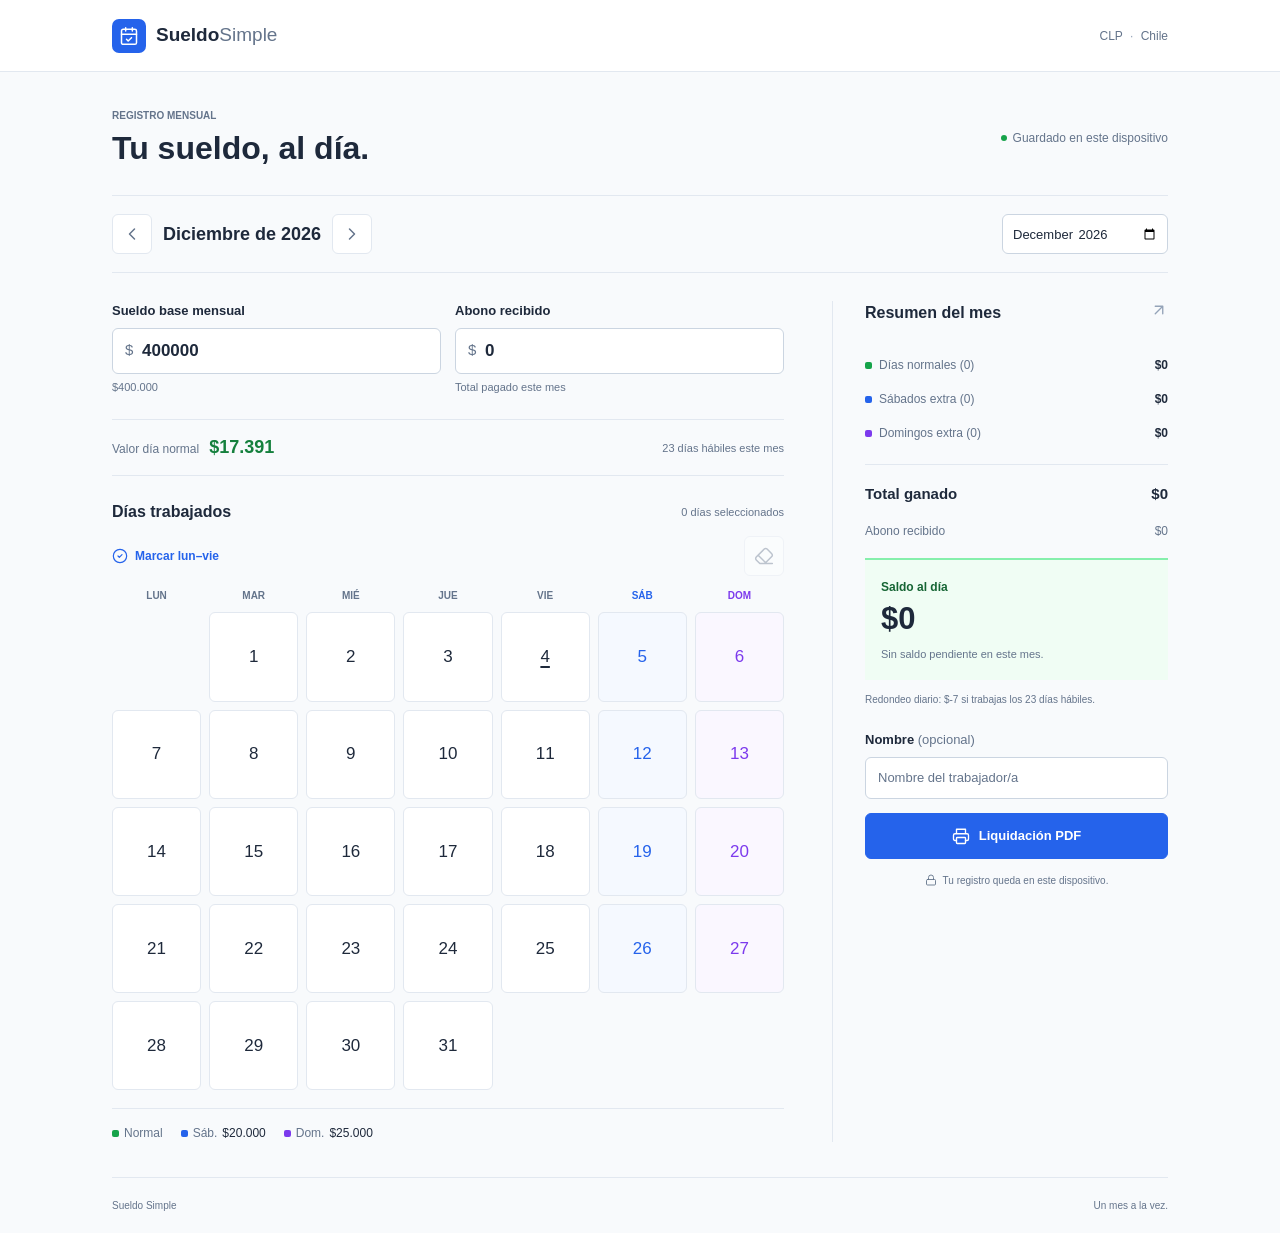
<file: index.html>
<!doctype html>
<html lang="es-CL">
<head>
  <meta charset="utf-8">
  <meta name="viewport" content="width=device-width, initial-scale=1">
  <meta name="theme-color" content="#F8FAFC">
  <meta name="description" content="Calcula tu sueldo mensual, registra días trabajados y abonos, y obtiene una liquidación para imprimir.">
  <title>Sueldo Simple</title>
  <link rel="icon" href="icon.svg" type="image/svg+xml">
  <link rel="stylesheet" href="styles.css">
  <script src="app.js" defer></script>
</head>
<body>
  <svg class="icon-definitions" xmlns="http://www.w3.org/2000/svg" aria-hidden="true">
    <defs>
      <!-- Lucide icons, distributed locally under the ISC license. -->
      <symbol id="icon-calendar" viewBox="0 0 24 24"><path d="M8 2v4m8-4v4M3 10h18"/><rect x="3" y="4" width="18" height="18" rx="2"/><path d="m9 16 2 2 4-4"/></symbol>
      <symbol id="icon-left" viewBox="0 0 24 24"><path d="m15 18-6-6 6-6"/></symbol>
      <symbol id="icon-right" viewBox="0 0 24 24"><path d="m9 18 6-6-6-6"/></symbol>
      <symbol id="icon-check" viewBox="0 0 24 24"><path d="m9 12 2 2 4-4"/><circle cx="12" cy="12" r="10"/></symbol>
      <symbol id="icon-erase" viewBox="0 0 24 24"><path d="m7 21-4.3-4.3a2.4 2.4 0 0 1 0-3.4l9.6-9.6a2.4 2.4 0 0 1 3.4 0l5.6 5.6a2.4 2.4 0 0 1 0 3.4L13 21H7Zm15 0H7M5 11l9 9"/></symbol>
      <symbol id="icon-print" viewBox="0 0 24 24"><path d="M6 9V3h12v6M6 18H4a2 2 0 0 1-2-2v-5a2 2 0 0 1 2-2h16a2 2 0 0 1 2 2v5a2 2 0 0 1-2 2h-2"/><rect x="6" y="14" width="12" height="8" rx="1"/></symbol>
      <symbol id="icon-lock" viewBox="0 0 24 24"><rect x="3" y="11" width="18" height="11" rx="2"/><path d="M7 11V7a5 5 0 0 1 10 0v4"/></symbol>
      <symbol id="icon-arrow" viewBox="0 0 24 24"><path d="M7 17 17 7M7 7h10v10"/></symbol>
    </defs>
  </svg>
  <div id="salary-app">
    <header class="app-header">
      <a class="brand" href="index.html" aria-label="Sueldo Simple, inicio">
        <span class="brand-mark"><svg class="icon" aria-hidden="true"><use href="#icon-calendar"/></svg></span>
        <span>Sueldo<span class="brand-light">Simple</span></span>
      </a>
      <span class="currency-tag">CLP <span>·</span> Chile</span>
    </header>
    <main class="workspace">
      <div class="page-heading">
        <div><p class="eyebrow">REGISTRO MENSUAL</p><h1>Tu sueldo, al día.</h1></div>
        <div class="save-indicator"><span class="status-dot" aria-hidden="true"></span><span id="storage-status" role="status">Guardado en este dispositivo</span></div>
      </div>
      <p id="storage-warning" class="notice" role="status" hidden></p>
      <section class="month-bar" aria-label="Periodo de cálculo">
        <div class="month-navigation">
          <button id="previous" class="icon-button" type="button" aria-label="Mes anterior" data-tooltip="Mes anterior"><svg class="icon" aria-hidden="true"><use href="#icon-left"/></svg></button>
          <h2 id="month-label"></h2>
          <button id="next" class="icon-button" type="button" aria-label="Mes siguiente" data-tooltip="Mes siguiente"><svg class="icon" aria-hidden="true"><use href="#icon-right"/></svg></button>
        </div>
        <div class="period-input"><label class="sr-only" for="month">Elegir mes</label><input id="month" type="month" min="1900-01" max="9999-12" required></div>
      </section>
      <div class="calculator-layout">
        <div class="calendar-column">
          <section class="amounts-section" aria-label="Montos del mes">
            <div class="field">
              <label for="base">Sueldo base mensual</label>
              <div class="money-input"><span aria-hidden="true">$</span><input id="base" type="text" inputmode="numeric" autocomplete="off" maxlength="13" aria-describedby="base-hint base-error" required></div>
              <span id="base-hint" class="field-hint">Pesos chilenos</span>
              <span id="base-error" class="field-error" hidden></span>
            </div>
            <div class="field">
              <label for="advance">Abono recibido</label>
              <div class="money-input"><span aria-hidden="true">$</span><input id="advance" type="text" inputmode="numeric" autocomplete="off" maxlength="13" aria-describedby="advance-hint advance-error" required></div>
              <span id="advance-hint" class="field-hint">Total pagado este mes</span>
              <span id="advance-error" class="field-error" hidden></span>
            </div>
          </section>
          <div class="daily-rate-band">
            <div><span class="rate-title">Valor día normal</span><strong id="daily-rate">$0</strong></div>
            <span id="weekday-count">Días hábiles este mes</span>
          </div>
          <section class="calendar-section" aria-label="Días trabajados">
            <div class="section-heading"><h2>Días trabajados</h2><span id="selected-count">0 días seleccionados</span></div>
            <div class="calendar-tools">
              <button id="select-weekdays" type="button" class="text-button"><svg class="icon" aria-hidden="true"><use href="#icon-check"/></svg>Marcar lun–vie</button>
              <button id="clear" type="button" class="icon-button" aria-label="Quitar días seleccionados" data-tooltip="Quitar selección"><svg class="icon" aria-hidden="true"><use href="#icon-erase"/></svg></button>
            </div>
            <div class="weekday-headings" aria-hidden="true"><span>LUN</span><span>MAR</span><span>MIÉ</span><span>JUE</span><span>VIE</span><span>SÁB</span><span>DOM</span></div>
            <div id="calendar" class="calendar" role="group" aria-label="Calendario de días trabajados"></div>
            <div class="calendar-legend" aria-label="Tipos de jornada">
              <span><i class="legend-dot normal" aria-hidden="true"></i>Normal</span>
              <span><i class="legend-dot saturday" aria-hidden="true"></i>Sáb. <strong>$20.000</strong></span>
              <span><i class="legend-dot sunday" aria-hidden="true"></i>Dom. <strong>$25.000</strong></span>
            </div>
          </section>
        </div>
        <aside class="summary-column" aria-label="Resumen mensual">
          <section class="summary-section">
            <div class="summary-heading"><h2>Resumen del mes</h2><svg class="icon" aria-hidden="true"><use href="#icon-arrow"/></svg></div>
            <dl class="breakdown">
              <div><dt><i class="legend-dot normal" aria-hidden="true"></i><span id="weekdays-label">Días normales (0)</span></dt><dd id="weekday-pay">$0</dd></div>
              <div><dt><i class="legend-dot saturday" aria-hidden="true"></i><span id="saturdays-label">Sábados extra (0)</span></dt><dd id="saturday-pay">$0</dd></div>
              <div><dt><i class="legend-dot sunday" aria-hidden="true"></i><span id="sundays-label">Domingos extra (0)</span></dt><dd id="sunday-pay">$0</dd></div>
              <div class="total-row"><dt>Total ganado</dt><dd id="total">$0</dd></div>
              <div class="advance-row"><dt>Abono recibido</dt><dd id="advance-total">$0</dd></div>
            </dl>
            <div id="balance-panel" class="balance-panel" data-status="settled">
              <span id="balance-label">Saldo al día</span>
              <strong id="balance">$0</strong>
              <p id="balance-caption">Sin saldo pendiente en este mes.</p>
            </div>
            <p id="rounding-note" class="rounding-note" hidden></p>
            <div class="field name-field"><label for="name">Nombre <span>(opcional)</span></label><input id="name" type="text" maxlength="120" autocomplete="name" placeholder="Nombre del trabajador/a"></div>
            <button id="print" class="primary-button" type="button"><svg class="icon" aria-hidden="true"><use href="#icon-print"/></svg>Liquidación PDF</button>
          </section>
          <p class="privacy-note"><svg class="icon" aria-hidden="true"><use href="#icon-lock"/></svg>Tu registro queda en este dispositivo.</p>
        </aside>
      </div>
      <p id="live-summary" class="sr-only" role="status" aria-live="polite" aria-atomic="true"></p>
      <footer class="app-footer"><span>Sueldo Simple</span><span>Un mes a la vez.</span></footer>
    </main>
    <div class="mobile-summary" aria-label="Saldo del mes">
      <div><span id="mobile-balance-label">Saldo al día</span><strong id="mobile-balance">$0</strong></div>
      <button id="mobile-print" type="button" class="icon-button" aria-label="Liquidación PDF" data-tooltip="Liquidación PDF"><svg class="icon" aria-hidden="true"><use href="#icon-print"/></svg></button>
    </div>
    <noscript><p class="notice">Activa JavaScript para calcular tu sueldo.</p></noscript>
  </div>
  <article id="payslip" aria-label="Liquidación de sueldo"></article>
  <p class="print-invalid-message">No se puede emitir la liquidación. Revisa los montos ingresados antes de imprimir.</p>
</body>
</html>
</file>
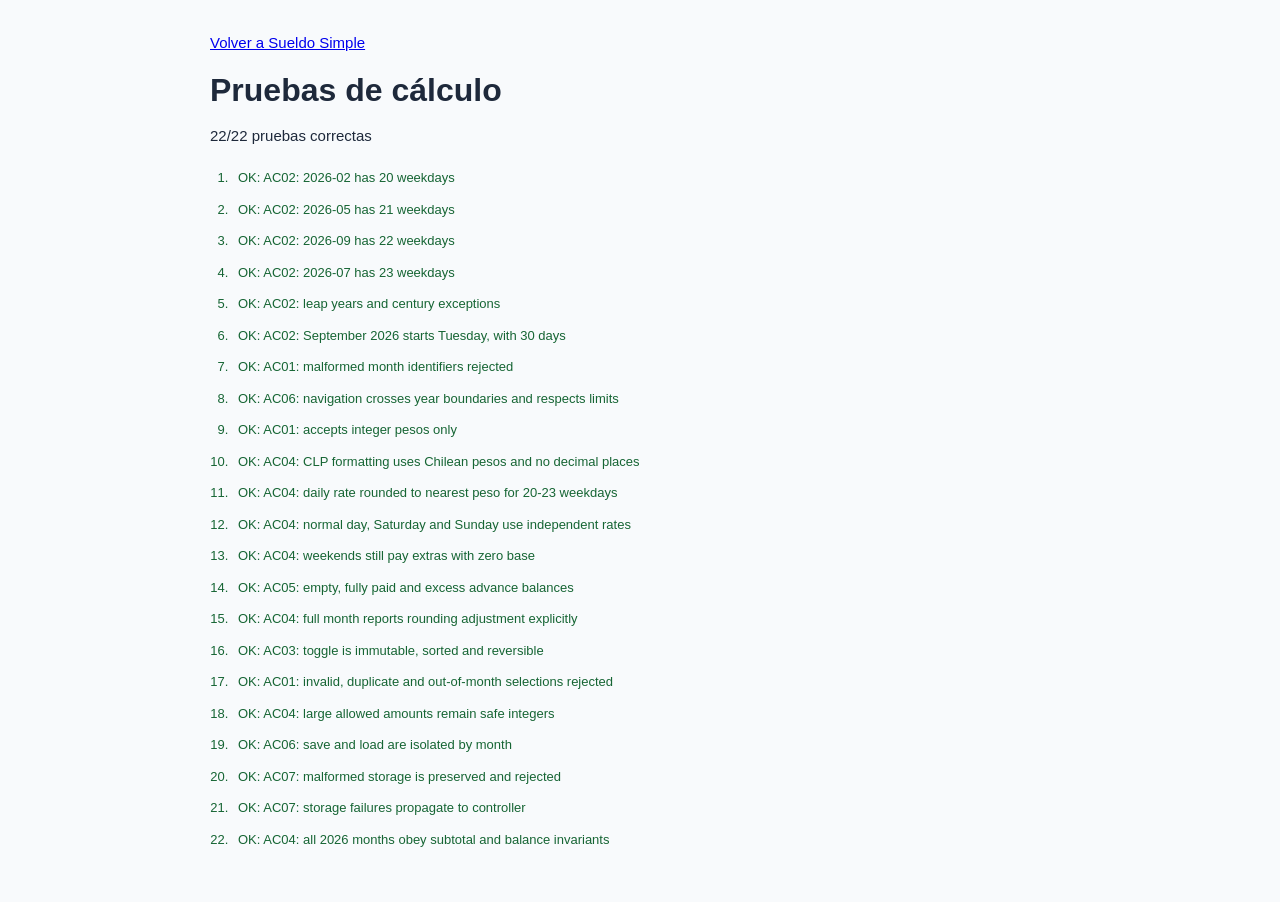
<file: tests.html>
<!doctype html>
<html lang="es-CL">
<head>
  <meta charset="utf-8">
  <meta name="viewport" content="width=device-width, initial-scale=1">
  <title>Pruebas · Sueldo Simple</title>
  <link rel="stylesheet" href="styles.css">
  <script src="app.js" defer></script>
  <script src="tests.js" defer></script>
</head>
<body>
  <main class="test-page">
    <a href="index.html">Volver a Sueldo Simple</a>
    <h1>Pruebas de cálculo</h1>
    <p id="test-summary" role="status">Ejecutando pruebas…</p>
    <ol id="test-results"></ol>
  </main>
</body>
</html>
</file>
<file: styles.css>
:root {
  color-scheme: light;
  --background: #f8fafc;
  --text: #1e293b;
  --muted: #64748b;
  --border: #cbd5e1;
  --blue: #2563eb;
  --green: #16a34a;
  --purple: #7c3aed;
  --red: #dc2626;
  font-family: -apple-system, BlinkMacSystemFont, "Segoe UI", sans-serif;
  font-size: 15px;
  line-height: 1.5;
  color: var(--text);
  background: var(--background);
  letter-spacing: 0;
}
* { box-sizing: border-box; }
body { margin: 0; }
button, input { font: inherit; }
button { cursor: pointer; }
button, input, a { -webkit-tap-highlight-color: transparent; }
button { transition: background-color 160ms ease, border-color 160ms ease, transform 120ms ease; }
button:active:not(:disabled) { transform: scale(.98); }
button:disabled { cursor: default; opacity: .4; }
button:focus-visible, input:focus-visible, a:focus-visible { outline: 3px solid #93c5fd; outline-offset: 3px; }
button, input { border-radius: 6px; }
input { min-width: 0; width: 100%; border: 1px solid var(--border); background: white; color: var(--text); }
input:focus { border-color: var(--blue); }
input[aria-invalid="true"] { border-color: var(--red); }
h1, h2, p, dl, dd { margin: 0; }
h1 { font-size: 27px; line-height: 1.2; font-weight: 700; }
h2 { font-size: 16px; font-weight: 650; }
[hidden] { display: none !important; }
.icon { width: 20px; height: 20px; fill: none; stroke: currentColor; stroke-width: 1.8; stroke-linecap: round; stroke-linejoin: round; flex: 0 0 auto; }
.icon-definitions { position: absolute; width: 0; height: 0; overflow: hidden; }
.sr-only { position: absolute; width: 1px; height: 1px; padding: 0; margin: -1px; overflow: hidden; clip: rect(0, 0, 0, 0); white-space: nowrap; border: 0; }
.app-header { min-height: 72px; padding: 16px 20px; display: flex; justify-content: space-between; align-items: center; border-bottom: 1px solid #e2e8f0; background: white; }
.brand { display: flex; align-items: center; gap: 10px; font-size: 19px; font-weight: 700; color: var(--text); text-decoration: none; }
.brand-light { font-weight: 400; color: var(--muted); }
.brand-mark { width: 34px; height: 34px; display: grid; place-items: center; background: var(--blue); border-radius: 7px; color: white; }
.currency-tag { font-size: 12px; color: var(--muted); }
.currency-tag span { padding: 0 4px; color: #94a3b8; }
.workspace { max-width: 1120px; margin: 0 auto; padding: 28px 20px 84px; }
.page-heading { display: flex; flex-wrap: wrap; gap: 14px; align-items: center; justify-content: space-between; margin-bottom: 24px; }
.eyebrow { font-size: 10px; font-weight: 700; color: var(--muted); margin-bottom: 6px; }
.save-indicator { display: flex; gap: 6px; align-items: center; color: var(--muted); font-size: 11px; }
.status-dot { width: 6px; height: 6px; border-radius: 50%; background: var(--green); flex: 0 0 auto; }
.save-indicator[data-saved="false"] .status-dot { background: #d97706; }
.notice { background: #fff7ed; border-left: 3px solid #d97706; padding: 12px 16px; margin-bottom: 16px; color: #92400e; font-size: 13px; }
.month-bar { display: flex; flex-wrap: wrap; align-items: center; justify-content: space-between; gap: 14px; border-top: 1px solid #e2e8f0; border-bottom: 1px solid #e2e8f0; padding: 14px 0; margin-bottom: 22px; }
.month-navigation { display: flex; gap: 8px; align-items: center; min-width: 0; }
.month-navigation h2 { font-size: 18px; min-width: 164px; text-align: center; }
.month-navigation h2::first-letter { text-transform: uppercase; }
.icon-button { position: relative; border: 1px solid #e2e8f0; background: white; color: var(--muted); width: 40px; height: 40px; display: inline-grid; place-items: center; flex: 0 0 auto; }
.icon-button:hover:not(:disabled) { background: #eff6ff; color: var(--blue); }
[data-tooltip]::after { content: attr(data-tooltip); position: absolute; bottom: calc(100% + 8px); left: 50%; transform: translateX(-50%); padding: 5px 8px; font-size: 11px; font-weight: 400; background: var(--text); color: white; border-radius: 4px; white-space: nowrap; opacity: 0; pointer-events: none; z-index: 2; }
[data-tooltip]:hover::after, [data-tooltip]:focus-visible::after { opacity: 1; }
#clear[data-tooltip]::after { left: auto; right: 0; transform: none; }
#previous[data-tooltip]::after { left: 0; transform: none; }
#mobile-print[data-tooltip]::after { left: auto; right: 0; transform: none; }
.period-input { width: 166px; }
.period-input input { height: 40px; padding: 7px 9px; font-size: 13px; }
.calculator-layout { display: grid; gap: 30px; }
.calendar-column, .summary-column { min-width: 0; }
.amounts-section { display: grid; grid-template-columns: repeat(2, minmax(0, 1fr)); gap: 14px; }
.field { display: flex; flex-direction: column; min-width: 0; }
.field label { font-size: 12px; font-weight: 600; margin-bottom: 7px; }
.field label span { color: var(--muted); font-weight: 400; }
.money-input { position: relative; }
.money-input > span { position: absolute; left: 13px; top: 11px; color: var(--muted); }
.money-input input { height: 46px; padding: 9px 10px 9px 29px; font-size: 17px; font-weight: 600; font-variant-numeric: tabular-nums; }
.money-input input.long-amount { font-size: 13px; }
.field-hint { font-size: 11px; color: var(--muted); margin-top: 5px; overflow-wrap: anywhere; }
.field-error { font-size: 12px; color: var(--red); margin-top: 5px; }
.daily-rate-band { margin: 22px 0 24px; padding: 14px 0; border-top: 1px solid #e2e8f0; border-bottom: 1px solid #e2e8f0; display: flex; flex-wrap: wrap; gap: 6px 14px; align-items: center; justify-content: space-between; }
.daily-rate-band > div { display: flex; flex-wrap: wrap; align-items: baseline; gap: 10px; }
.rate-title { color: var(--muted); font-size: 12px; }
#daily-rate { font-size: 18px; color: #15803d; overflow-wrap: anywhere; }
#weekday-count { font-size: 11px; color: var(--muted); }
.section-heading { display: flex; flex-wrap: wrap; justify-content: space-between; align-items: center; gap: 4px; }
#selected-count { color: var(--muted); font-size: 11px; }
.calendar-tools { display: flex; align-items: center; justify-content: space-between; margin: 12px 0; }
.text-button { display: inline-flex; gap: 7px; align-items: center; border: 0; background: transparent; padding: 7px 0; min-height: 40px; color: var(--blue); font-size: 12px; font-weight: 600; }
.text-button:hover { color: #1d4ed8; }
.text-button .icon { width: 16px; height: 16px; }
.weekday-headings, .calendar { display: grid; grid-template-columns: repeat(7, minmax(0, 1fr)); gap: 5px; }
.weekday-headings { margin-bottom: 9px; font-size: 9px; font-weight: 600; color: var(--muted); text-align: center; }
.weekday-headings span:nth-child(6) { color: var(--blue); }
.weekday-headings span:nth-child(7) { color: var(--purple); }
.calendar { grid-auto-rows: minmax(44px, auto); }
.day { position: relative; aspect-ratio: 1; width: 100%; min-height: 0; min-width: 0; padding: 0; border: 1px solid #e2e8f0; background: white; color: var(--text); font-size: 14px; font-weight: 500; }
.day:hover { background: #f1f5f9; border-color: #94a3b8; }
.day.saturday { color: var(--blue); background: #f5f9ff; }
.day.sunday { color: var(--purple); background: #faf7ff; }
.day.weekday.selected { background: #dcfce7; color: #166534; border-color: #86efac; }
.day.saturday.selected { background: #dbeafe; color: #1d4ed8; border-color: #93c5fd; }
.day.sunday.selected { background: #ede9fe; color: #6d28d9; border-color: #c4b5fd; }
.day-check { position: absolute; right: 3px; bottom: 1px; font-size: 10px; font-weight: 700; line-height: 1; }
.day[aria-current="date"] .day-number { text-decoration: underline; text-underline-offset: 4px; text-decoration-thickness: 2px; }
.calendar-legend { display: flex; flex-wrap: wrap; gap: 10px 16px; margin-top: 18px; padding-top: 15px; border-top: 1px solid #e2e8f0; }
.calendar-legend span { display: inline-flex; align-items: center; gap: 5px; color: var(--muted); font-size: 10px; }
.calendar-legend strong { color: var(--text); font-weight: 500; }
.legend-dot { display: inline-block; width: 7px; height: 7px; border-radius: 2px; flex: 0 0 auto; }
.legend-dot.normal { background: var(--green); }
.legend-dot.saturday { background: var(--blue); }
.legend-dot.sunday { background: var(--purple); }
.summary-section { padding-top: 23px; border-top: 1px solid #e2e8f0; animation: appear 280ms ease-out; }
.summary-heading { display: flex; justify-content: space-between; margin-bottom: 23px; }
.summary-heading .icon { color: #94a3b8; width: 18px; height: 18px; }
.breakdown > div { display: grid; grid-template-columns: minmax(0, 1fr) auto; gap: 10px; padding: 8px 0; font-size: 12px; align-items: baseline; }
.breakdown dt { display: flex; align-items: baseline; gap: 7px; color: var(--muted); }
.breakdown dt .legend-dot { align-self: center; }
.breakdown dd { font-weight: 600; text-align: right; max-width: 165px; overflow-wrap: anywhere; font-variant-numeric: tabular-nums; }
.breakdown .total-row { border-top: 1px solid #e2e8f0; margin-top: 14px; padding-top: 18px; font-size: 15px; }
.total-row dt { color: var(--text); font-weight: 600; }
.breakdown .advance-row { padding-bottom: 18px; }
.advance-row dd { color: var(--muted); font-weight: 500; }
.balance-panel { border-top: 2px solid #86efac; padding: 18px 16px; background: #f0fdf4; }
.balance-panel > span { display: block; font-size: 12px; font-weight: 600; color: #166534; }
.balance-panel strong { display: block; margin: 4px 0 7px; font-size: 31px; line-height: 1.25; font-weight: 650; font-variant-numeric: tabular-nums; overflow-wrap: anywhere; }
.balance-panel strong.long-amount { font-size: 22px; }
.balance-panel p { font-size: 11px; color: var(--muted); }
.balance-panel[data-status="pending"] { background: #fff5f5; border-color: #fca5a5; }
.balance-panel[data-status="pending"] > span { color: var(--red); }
.balance-panel[data-status="excess"] { background: #eff6ff; border-color: #93c5fd; }
.balance-panel[data-status="excess"] > span { color: var(--blue); }
.balance-panel[data-status="invalid"] { background: #f1f5f9; border-color: var(--border); }
.balance-panel[data-status="invalid"] > span { color: var(--muted); }
.rounding-note { font-size: 10px; color: var(--muted); line-height: 1.6; margin-top: 12px; }
.name-field { margin: 22px 0 14px; }
.name-field input { height: 42px; padding: 10px 12px; font-size: 13px; }
input::placeholder { color: #64748b; }
.primary-button { display: flex; align-items: center; justify-content: center; gap: 9px; width: 100%; border: 1px solid var(--blue); background: var(--blue); color: white; height: 46px; font-weight: 600; font-size: 13px; }
.primary-button:hover:not(:disabled) { background: #1d4ed8; }
.primary-button .icon { width: 18px; height: 18px; }
.privacy-note { display: flex; align-items: center; justify-content: center; gap: 6px; color: var(--muted); font-size: 10px; margin-top: 14px; }
.privacy-note .icon { width: 12px; height: 12px; }
.app-footer { border-top: 1px solid #e2e8f0; display: flex; justify-content: space-between; padding: 20px 0; margin-top: 35px; color: var(--muted); font-size: 10px; }
.mobile-summary { position: fixed; bottom: 0; left: 0; right: 0; z-index: 3; display: flex; align-items: center; justify-content: space-between; gap: 16px; padding: 10px 20px max(10px, env(safe-area-inset-bottom)); border-top: 1px solid var(--border); background: white; }
.mobile-summary > div { min-width: 0; }
.mobile-summary span { display: block; color: var(--muted); font-size: 10px; }
.mobile-summary strong { display: block; font-size: 20px; font-variant-numeric: tabular-nums; overflow-wrap: anywhere; }
.mobile-summary strong.long-amount { font-size: 16px; }
.mobile-summary .icon-button { background: var(--blue); border-color: var(--blue); color: white; width: 44px; height: 44px; }
#payslip, .print-invalid-message { display: none; }
.test-page { max-width: 900px; padding: 32px 20px; margin: auto; }
.test-page h1 { margin: 16px 0; }
.test-page ol { padding-left: 22px; }
.test-page li { padding: 6px; font-size: 13px; overflow-wrap: anywhere; }
.test-pass { color: #166534; }
.test-fail { color: #b91c1c; }
@keyframes appear { from { opacity: 0; transform: translateY(5px); } to { opacity: 1; transform: translateY(0); } }
@media (max-width: 359px) {
  .workspace { padding-left: 14px; padding-right: 14px; }
  .app-header { padding-left: 14px; padding-right: 14px; }
  .calendar, .weekday-headings { gap: 3px; }
  .day { aspect-ratio: auto; height: 44px; }
  .calendar-legend { gap: 9px; }
  .calendar-legend span { font-size: 9px; }
  .balance-panel strong { font-size: 28px; }
}
@media (min-width: 600px) {
  .workspace { padding: 36px 32px 84px; }
  .calendar, .weekday-headings { gap: 8px; }
  .calendar { grid-auto-rows: auto; }
  .day { font-size: 17px; }
  .day-check { right: 6px; bottom: 5px; font-size: 12px; }
  .calendar-legend span { font-size: 12px; }
  .page-heading { margin-bottom: 28px; }
  h1 { font-size: 32px; }
}
@media (min-width: 900px) {
  .workspace { padding-bottom: 0; }
  .mobile-summary { display: none; }
  .app-header { padding-left: max(32px, calc((100% - 1056px) / 2)); padding-right: max(32px, calc((100% - 1056px) / 2)); }
  .calculator-layout { grid-template-columns: minmax(0, 1fr) 336px; gap: 48px; }
  .summary-column { border-left: 1px solid #e2e8f0; padding-left: 32px; }
  .summary-section { padding-top: 0; border-top: 0; }
  .month-bar { padding: 18px 0; margin-bottom: 28px; }
  .save-indicator { font-size: 12px; }
  .field label { font-size: 13px; }
  .daily-rate-band { margin-top: 24px; }
  .weekday-headings { font-size: 10px; }
  .calendar-legend { gap: 18px; }
}
@media (prefers-reduced-motion: reduce) {
  *, *::before, *::after { animation: none !important; transition: none !important; scroll-behavior: auto !important; }
}
@page { size: A4; margin: 18mm; }
@media print {
  :root { font-size: 12px; color: #111; background: white; }
  body { background: white; }
  #salary-app, .icon-definitions { display: none !important; }
  #payslip { display: block; }
  .print-brand { color: #2563eb; font-size: 11px; font-weight: 700; margin-bottom: 18px; }
  #payslip h1 { font-size: 26px; margin-bottom: 6px; }
  .print-month { font-size: 17px; padding-bottom: 18px; border-bottom: 2px solid #2563eb; }
  .print-month::first-letter { text-transform: uppercase; }
  .print-meta { display: grid; grid-template-columns: 120px minmax(0, 1fr); gap: 5px 12px; padding: 18px 0; }
  .print-meta dt { color: #555; }
  .print-meta dd { overflow-wrap: anywhere; }
  .print-table { width: 100%; border-collapse: collapse; margin-bottom: 18px; }
  .print-table th, .print-table td { padding: 10px 6px; text-align: right; border-bottom: 1px solid #ccc; }
  .print-table th { color: #555; font-size: 11px; }
  .print-table th:first-child, .print-table td:first-child { text-align: left; }
  .print-totals { display: grid; grid-template-columns: minmax(0, 1fr) auto; gap: 8px 12px; margin-left: 30%; margin-bottom: 26px; }
  .print-totals dd { text-align: right; font-weight: 600; }
  .print-totals dt:nth-last-child(2), .print-totals dd:last-child { border-top: 2px solid #111; padding-top: 10px; font-weight: 700; font-size: 14px; }
  #payslip h2 { font-size: 13px; margin-bottom: 9px; }
  .print-dates { margin-bottom: 5px; }
  .print-note { color: #555; font-size: 10px; margin-top: 12px; }
  .print-table, .print-totals, .print-meta { break-inside: avoid; }
  .print-invalid #payslip { display: none; }
  .print-invalid .print-invalid-message { display: block; }
}
</file>
